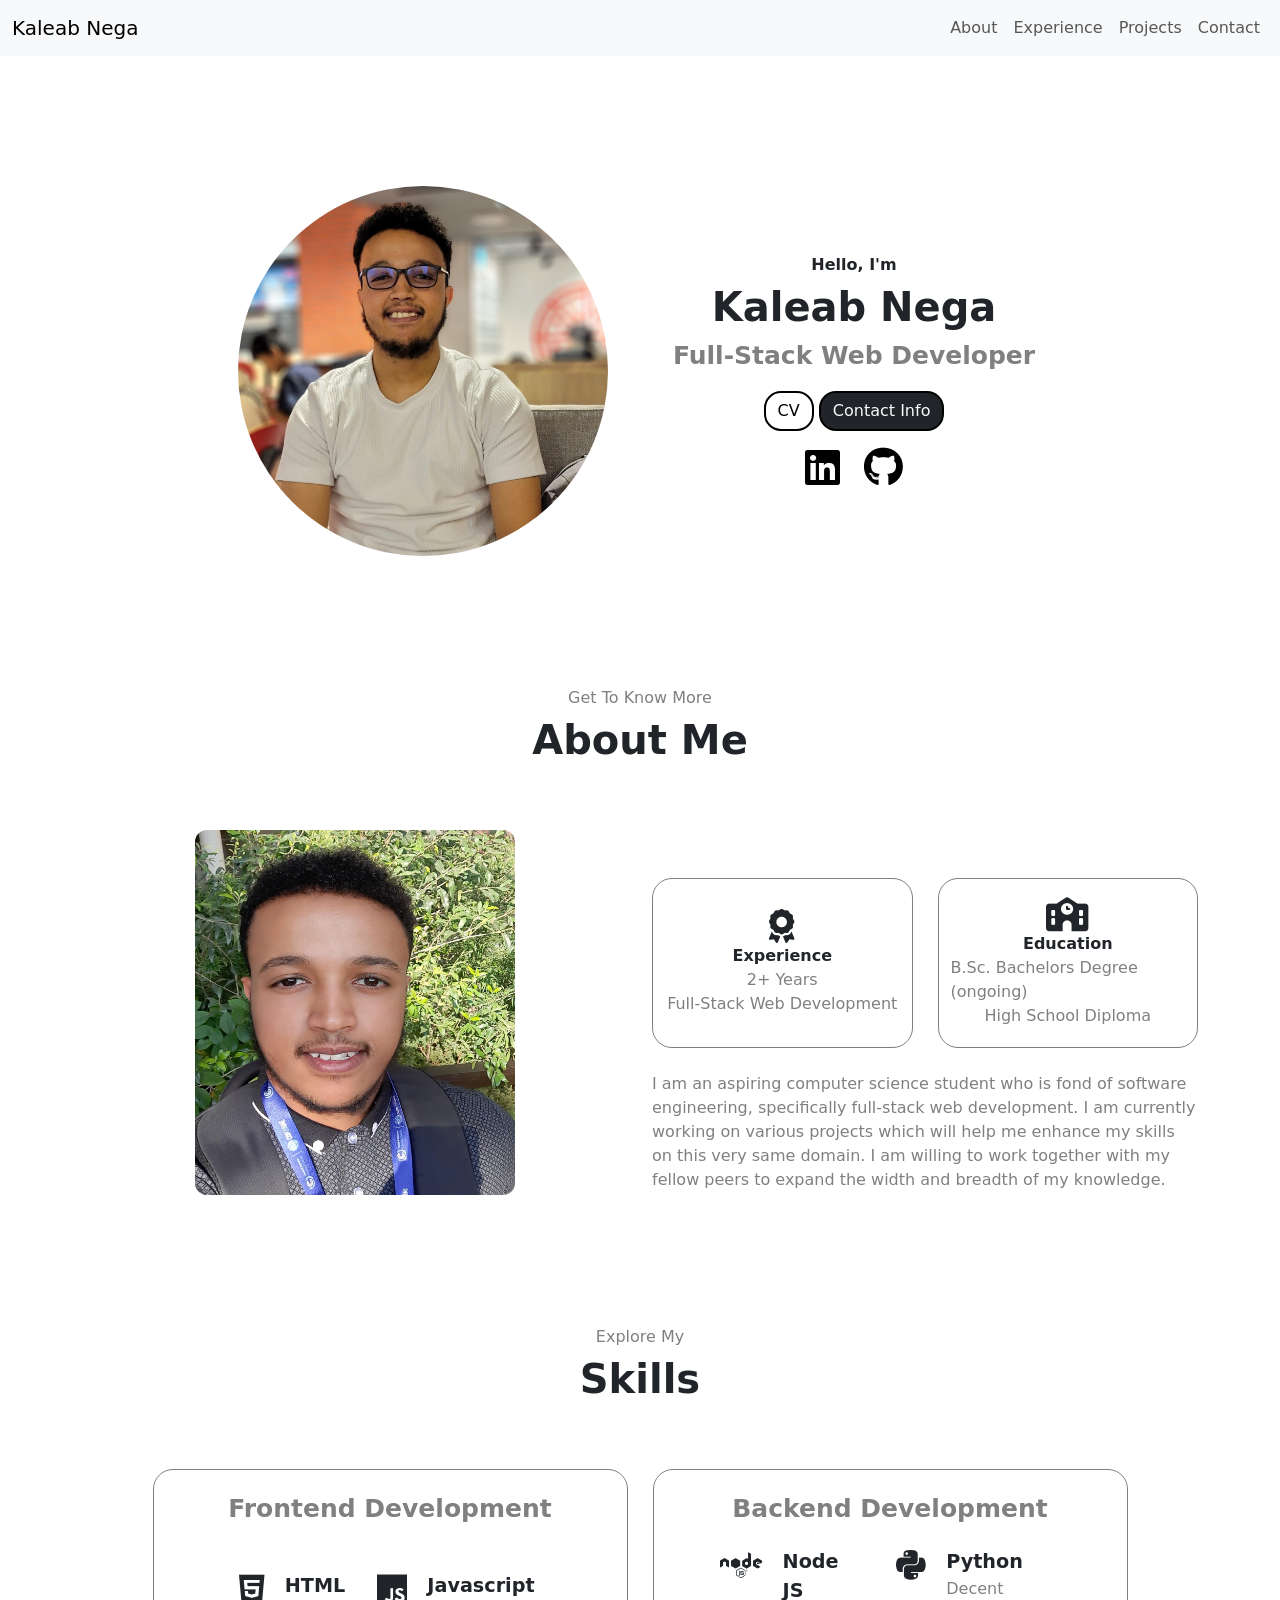
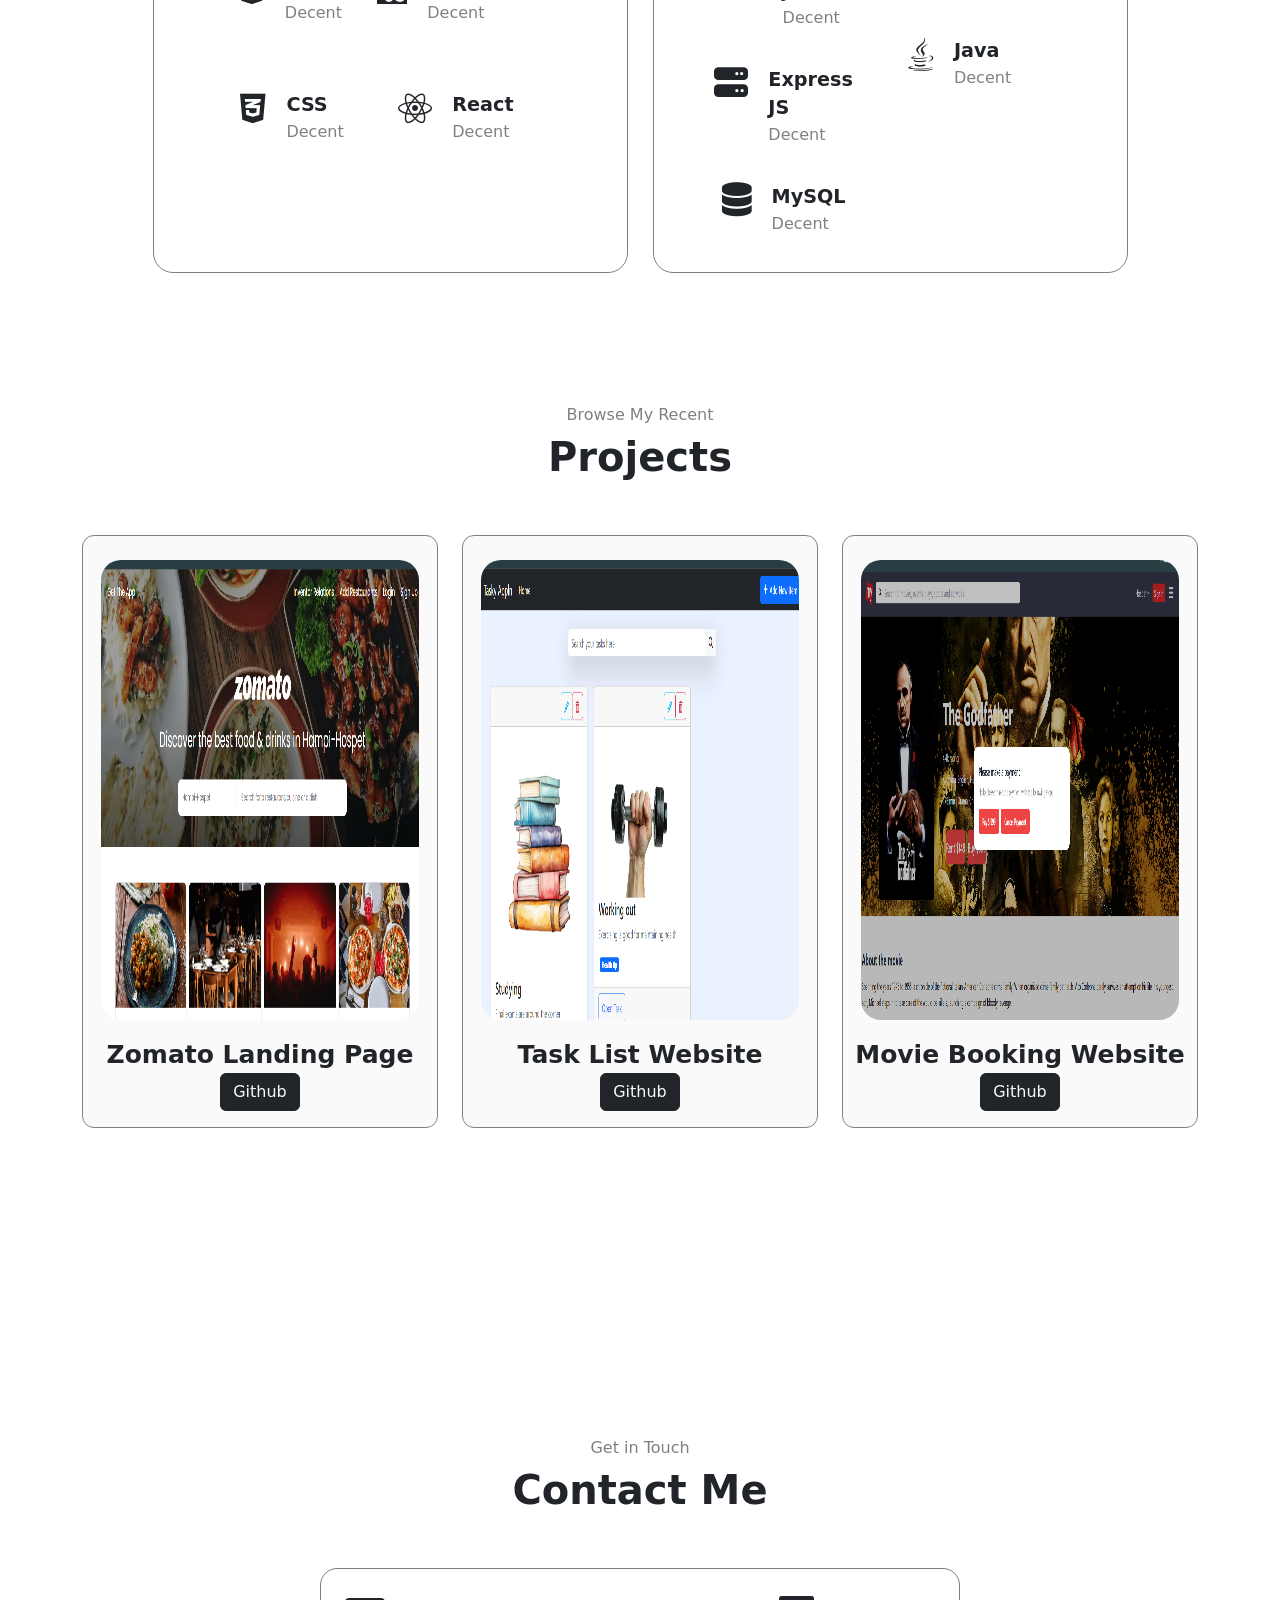
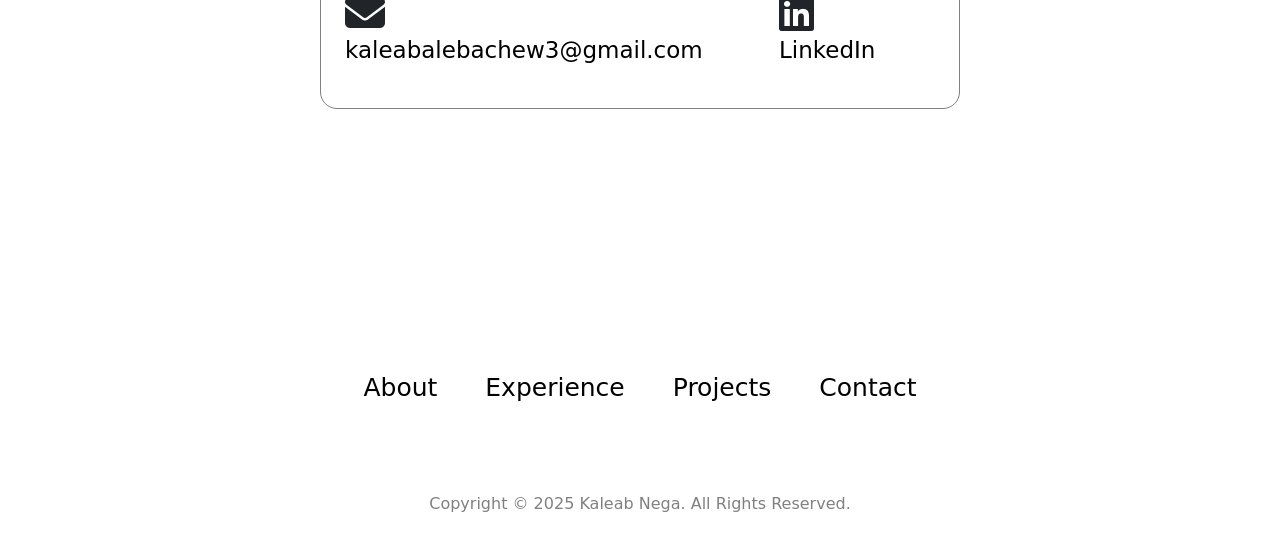
<file: index.html>
<!DOCTYPE html>
<html lang="en">

<head>
    <meta charset="UTF-8">
    <meta name="viewport" content="width=device-width, initial-scale=1.0">
    <title>Kaleab Nega's Portfolio</title>

    <link rel="icon" href="./assets/images/wesley-tingey-dKCKiC0BQtU-unsplash.jpg">

    <link rel="stylesheet" href="https://cdnjs.cloudflare.com/ajax/libs/font-awesome/6.7.2/css/all.min.css"
        integrity="sha512-Evv84Mr4kqVGRNSgIGL/F/aIDqQb7xQ2vcrdIwxfjThSH8CSR7PBEakCr51Ck+w+/U6swU2Im1vVX0SVk9ABhg=="
        crossorigin="anonymous" referrerpolicy="no-referrer" />

    <link href="https://cdn.jsdelivr.net/npm/bootstrap@5.3.3/dist/css/bootstrap.min.css" rel="stylesheet"
        integrity="sha384-QWTKZyjpPEjISv5WaRU9OFeRpok6YctnYmDr5pNlyT2bRjXh0JMhjY6hW+ALEwIH" crossorigin="anonymous" />

    <script defer src="https://cdn.jsdelivr.net/npm/bootstrap@5.3.3/dist/js/bootstrap.bundle.min.js"
        integrity="sha384-YvpcrYf0tY3lHB60NNkmXc5s9fDVZLESaAA55NDzOxhy9GkcIdslK1eN7N6jIeHz"
        crossorigin="anonymous"></script>

    <link rel="stylesheet" href="./assets/css/styles.css">
</head>

<body>

    <header>
        <nav class="navbar navbar-expand-lg bg-body-tertiary">
            <div class="container-fluid">
                <a class="navbar-brand me-auto" aria-disabled="true">Kaleab Nega</a>
                <button class="navbar-toggler" type="button" data-bs-toggle="collapse" data-bs-target="#navbarNav"
                    aria-controls="navbarNav" aria-expanded="false" aria-label="Toggle navigation">
                    <span class="navbar-toggler-icon"></span>
                </button>
                <div class="collapse navbar-collapse" id="navbarNav">
                    <ul class="navbar-nav d-flex ms-auto">
                        <li class="nav-item">
                            <a class="nav-link" aria-current="page" href="#about-me">About</a>
                        </li>
                        <li class="nav-item">
                            <a class="nav-link" href="#experience">Experience</a>
                        </li>
                        <li class="nav-item">
                            <a class="nav-link" href="#projects">Projects</a>
                        </li>
                        <li class="nav-item">
                            <a class="nav-link" href="#contact">Contact</a>
                        </li>
                    </ul>
                </div>
            </div>
        </nav>
    </header>

    <section class="hero-section container">
        <div class="d-flex justify-content-center gap-5 row">
            <div class="first-image-container col-12 col-lg-4 text-center"><img
                    src="./assets/images/edf921a0-28ea-443d-9b79-a9351199fb96.jpeg" alt="me with glasses"></div>
            <div class="personal-info d-flex flex-column align-items-center justify-content-center col-12 col-lg-4">
                <div><strong>Hello, I'm</strong></div>
                <div class="my-name">Kaleab Nega</div>
                <div class="my-profession mb-3">Full-Stack Web Developer</div>
                <div class="d-grid gap-2 d-md-block mb-3">
                    <button class="cv-button btn border-black border-2" type="button"><a
                            href="https://heyzine.com/flip-book/72af18282c.html"
                            class="link-body-emphasis link-offset-2 link-underline-opacity-0">CV</a></button>
                    <button class="contact-button btn btn-dark border-black border-2" type="button"><a href="#contact"
                            class="link-body-emphasis link-offset-2 link-underline-opacity-0 text-light">Contact
                            Info</a></button>
                </div>
                <div class="linkedin-github-container d-flex justify-content-center gap-4">
                    <button><a href="https://www.linkedin.com/in/kaleab-nega-a92743248/"
                            class="link-body-emphasis link-offset-2 link-underline-opacity-0"><i
                                class="fa-brands fa-linkedin"></i></a></button>
                    <button><a href="https://github.com/KaleabNega"
                            class="link-body-emphasis link-offset-2 link-underline-opacity-0"><i
                                class="fa-brands fa-github"></i></a></button>

                </div>
            </div>
        </div>
    </section>

    <section class="about-me-section container" id="about-me">
        <div class="d-flex flex-column align-items-center row">
            <div class="d-flex flex-column align-items-center col-12">
                <div style="color: grey;">Get To Know More</div>
                <div class="about-me-label font-weight-bolder">About Me</div>
            </div>
            <div class="d-flex justify-content-center col-12">
                <div class="row">
                    <div class="second-image-container col-12 col-lg-6 text-center">
                        <img src="./assets/images/WhatsApp Image 2025-02-01 at 12.29.45.jpeg"
                            alt="a photo of me holding a bag">
                    </div>

                    <div class="experience-education-container pt-5 col-12 col-lg-6">
                        <div class="experience-education-wrapper d-flex justify-content-center mb-4">
                            <div class="experience-container container-fluid">
                                <i class="fa-solid fa-award"></i>
                                <div class="experience-label">Experience</div>
                                <div class="two-years">2+ Years</div>
                                <div class="full-stack">Full-Stack Web Development</div>

                            </div>
                            <div class="education-container container-fluid">
                                <i class="fa-solid fa-school"></i>
                                <div class="education-label">Education</div>
                                <div class="bachelors">B.Sc. Bachelors Degree (ongoing)</div>
                                <div class="diploma">High School Diploma</div>
                            </div>
                        </div>

                        <div class="me-description">I am an aspiring computer science student who is fond of software
                            engineering, specifically full-stack web
                            development. I am currently working on various projects which will help me enhance my skills
                            on
                            this very same
                            domain. I am willing to work together with my fellow peers to expand the width and breadth
                            of my
                            knowledge.</div>
                    </div>
                </div>
            </div>
    </section>

    <section class="skills-section container" id="experience">
        <div class="row">
            <div class="d-flex flex-column align-items-center col-12">
                <div style="color: grey;">Explore My</div>
                <div class="skills-label font-weight-bolder">Skills</div>
            </div>

            <div class="programming-languages-wrapper d-flex justify-content-center col-12">

                <div class="frontend-backend-wrapper row d-flex">

                    <div class="frontend-container pt-4 col-5">
                        <div class="row">

                            <h6 class="frontend-label mb-5 col">Frontend Development</h6>

                            <div class="frontend-wrapper col-12">
                                <div class="row gap-lg-4">

                                    <div class="frontend-one col-12 col-lg-5 d-flex flex-column align-items-center">
                                        <div class="html-container">
                                            <i class="fa-brands fa-html5"></i>
                                            <div class="skill-description">
                                                <div class="html-label">HTML</div>
                                                <p>Decent</p>

                                            </div>

                                        </div>

                                        <div class="css-container">
                                            <i class="fa-brands fa-css3-alt"></i>
                                            <div class="skill-description">

                                                <div class="css-label">CSS</div>
                                                <p>Decent</p>

                                            </div>

                                        </div>
                                    </div>


                                    <div class="frontend-two col-12 col-lg-5 d-flex flex-column align-items-center ">
                                        <div class="javascript-container">
                                            <i class="fa-brands fa-js"></i>

                                            <div class="skill-description">
                                                <div class="javascript-label">Javascript</div>
                                                <p>Decent</p>

                                            </div>


                                        </div>

                                        <div class="react-container">
                                            <i class="fa-brands fa-react"></i>

                                            <div class="skill-description">
                                                <div class="react-label">React</div>
                                                <p>Decent</p>


                                            </div>
                                        </div>

                                    </div>
                                </div>

                            </div>
                        </div>


                    </div>

                    <div class="backend-container pt-4 col-5">
                        <div class="row">

                            <h6 class="backend-label mb-4 col">Backend Development</h6>

                            <div class="backend-wrapper col-12">
                                <div class="row gap-lg-4">

                                    <div class="backend-one col-12 col-lg-5 d-flex flex-column align-items-center ">
                                        <div class="node-js-container">
                                            <i class="fa-brands fa-node"></i>
                                            <div class="skill-description">

                                                <div class="node-js-label">Node JS</div>
                                                <p>Decent</p>

                                            </div>
                                        </div>

                                        <div class="express-js-container">
                                            <i class="fa-solid fa-server"></i>
                                            <div class="skill-description">

                                                <div class="express-js-label">Express JS</div>
                                                <p>Decent</p>

                                            </div>
                                        </div>

                                        <div class="my-sql-container">
                                            <i class="fa-solid fa-database"></i>
                                            <div class="skill-description">

                                                <div class="my-sql-label">MySQL</div>
                                                <p>Decent</p>

                                            </div>

                                        </div>
                                    </div>

                                    <div class="backend-two col-12 col-lg-5 d-flex flex-column align-items-center ">
                                        <div class="python-container">
                                            <i class="fa-brands fa-python"></i>
                                            <div class="skill-description">

                                                <div class="python-label">Python</div>
                                                <p>Decent</p>

                                            </div>

                                        </div>

                                        <div class="java-container">
                                            <i class="fa-brands fa-java"></i>
                                            <div class="skill-description">

                                                <div class="java-label">Java</div>
                                                <p>Decent</p>

                                            </div>
                                        </div>

                                    </div>
                                </div>
                            </div>
                        </div>
                    </div>


                </div>
            </div>

        </div>
    </section>


    <section class="projects-section container" id="projects">
        <div class="row">
            <div class="projects-header col-12 d-flex flex-column align-items-center mb-5">
                <div class="browse-label">Browse My Recent</div>
                <div class="projects-label">Projects</div>
            </div>
        </div>

        <div class="row ">
            <!-- <div class="col-12 ">
                <div class="projects-one-two-container row"> -->
            <div class=" col-12 col-sm-6 col-lg-4 ">
                <div class="project-one-container pt-4 mb-5">
                    <div class="project-one-image-container mb-3">
                        <img src="./assets/images/Zomato.png" alt="zomato landing page">
                    </div>
                    <div class="zomato-label">Zomato Landing Page</div>
                    <div class="zomato-github-container text-center mb-3">
                        <button class="btn btn-dark"><a href="https://github.com/kaleabnega/Zomato"
                                class="link-body-emphasis link-offset-2 link-underline-opacity-0 text-light">Github</a></button>
                    </div>
                </div>
            </div>

            <div class=" col-12 col-sm-6 col-lg-4 ">
                <div class="project-two-container pt-4 mb-5">
                    <div class="project-two-image-container mb-3">
                        <img src="./assets/images/TaskList.png" alt="task list website">
                    </div>
                    <div class="task-list-label">Task List Website</div>
                    <div class="task-list-github-container text-center mb-3">
                        <button class="btn btn-dark"><a href="https://github.com/kaleabnega/Task_List"
                                class="link-body-emphasis link-offset-2 link-underline-opacity-0 text-light">Github</a></button>
                    </div>
                </div>
            </div>
            <!-- </div>
            </div> -->


            <div class=" col-12 col-lg-4">
                <div class="project-three-container pt-4">
                    <div class="project-three-image-container mb-3">
                        <img src="./assets/images/MovieBooking.png" alt="movie booking website">
                    </div>
                    <div class="book-my-show-label">Movie Booking Website</div>
                    <div class="book-my-show-github-container text-center mb-3">
                        <button class="btn btn-dark"><a href="https://github.com/kaleabnega/MovieBooking"
                                class="link-body-emphasis link-offset-2 link-underline-opacity-0 text-light">Github</a></button>
                    </div>
                </div>
            </div>
        </div>


    </section>

    <section class="contact-me-section" id="contact">
        <div class="contact-me-wrapper">
            <div class="contact-me-header d-flex flex-column align-items-center mb-5">
                <div class="get-in-touch-label">Get in Touch</div>
                <div class="contact-me-label">Contact Me</div>
            </div>

            <div class="contact-info-container">
                <div class="d-flex justify-content-center">
                    <div class="contact-info-wrapper p-4 d-md-flex justify-content-center container w-50">
                        <div class="gmail-container mb-4 mb-md-0 d-flex row">
                            <i class="me-4 fa-sharp fa-solid fa-envelope col"></i>
                            <div class="col">
                                <p class="me-md-5"><a href="#" class="link-body-emphasis link-offset-2 link-underline-opacity-0
                                    link-underline-opacity-75-hover">kaleabalebachew3@gmail.com</a></p>
                            </div>
                        </div>
                        <div class="linkedin-container d-flex row">
                            <i class="me-4 fa-brands fa-linkedin col"></i>
                            <div class="col">
                                <p><a href="https://www.linkedin.com/in/kaleab-nega-a92743248/"
                                        class="link-body-emphasis link-offset-2 link-underline-opacity-0 link-underline-opacity-75-hover">LinkedIn</a>
                                </p>
                            </div>
                        </div>
                    </div>
                </div>
            </div>
        </div>



    </section>

    <footer>
        <div>
            <div class="footer-links d-flex flex-column flex-sm-row align-items-center justify-content-center gap-5">
                <p><a href="#about-me"
                        class="link-body-emphasis link-offset-2 link-underline-opacity-0 link-underline-opacity-75-hover">About</a>
                </p>
                <p><a href="#experience"
                        class="link-body-emphasis link-offset-2 link-underline-opacity-0 link-underline-opacity-75-hover">Experience</a>
                </p>
                <p><a href="#projects"
                        class="link-body-emphasis link-offset-2 link-underline-opacity-0 link-underline-opacity-75-hover">Projects</a>
                </p>
                <p><a href="#contact"
                        class="link-body-emphasis link-offset-2 link-underline-opacity-0 link-underline-opacity-75-hover">Contact</a>
                </p>

            </div>

            <div class="copyright-container">
                <div>Copyright &copy; 2025 Kaleab Nega. All Rights Reserved.</div>
            </div>

        </div>
    </footer>

</body>

</html>
</file>
<file: assets/css/styles.css>
*,
*::before,
*::after {
  box-sizing: border-box;
}

* {
  padding: 0;
  margin: 0;
}

header {
  margin-bottom: 130px;
}

.first-image-container img {
  width: 370px;
  border-radius: 50%;
}

.my-name {
  font-size: 40px;
  font-weight: bolder;
}

.my-profession {
  font-size: 25px;
  font-weight: bolder;
  color: grey;
}

.cv-button,
.contact-button {
  border-radius: 17px;
}

.cv-button:hover {
  background-color: grey;
}

.cv-button > a:hover {
  color: white;
}

.fa-linkedin,
.fa-github,
.fa-envelope {
  font-size: 40px;
}

.linkedin-github-container button {
  border: none;
  background-color: white;
}

.personal-info {
  width: 400px;
}

.hero-section {
  margin-bottom: 130px;
}

.about-me-label,
.skills-label {
  font-size: 40px;
  margin-bottom: 60px;
  font-weight: bolder;
}

.second-image-container img {
  width: 320px;
  height: 365px;
  border-radius: 12px;
}

.fa-award,
.fa-school {
  font-size: 34px;
}

.experience-container,
.education-container {
  /* min-width: 290px; */
  min-height: 170px;
  border: 1px solid grey;
  border-radius: 20px;
  display: flex;
  flex-direction: column;
  align-items: center;
  justify-content: center;
}

.experience-education-wrapper {
  gap: 25px;
}

.experience-label,
.education-label {
  font-weight: bold;
}

.me-description,
.two-years,
.full-stack,
.bachelors,
.diploma {
  color: grey;
}

.about-me-section {
  margin-bottom: 130px;
}

.programming-languages-wrapper .fa-brands,
.programming-languages-wrapper .fa-solid {
  font-size: 34px;
}

.frontend-container > div,
.backend-container > div {
  display: flex;
}

.frontend-container,
.backend-container {
  /* min-width: 270px; */
  min-height: 315px;
  border: 1px solid grey;
  border-radius: 20px;
}

.frontend-backend-wrapper {
  justify-content: center;
  gap: 25px;
}

.frontend-label,
.backend-label {
  color: grey;
  font-weight: bolder;
  font-size: 21px;
  text-align: center;
}

.frontend-wrapper,
.backend-wrapper {
  display: flex;
  justify-content: center;
  gap: 70px;
}

.frontend-one > div,
.frontend-two > div,
.backend-one > div,
.backend-two > div {
  display: flex;
}

.html-container,
.css-container,
.javascript-container {
  margin-bottom: 50px;
}

.skill-description {
  display: flex;
  flex-direction: column;
}

.html-container,
.css-container,
.javascript-container,
.react-container {
  display: flex;
  gap: 20px;
}

.node-js-container,
.python-container,
.express-js-container,
.my-sql-container {
  margin-bottom: 20px;
}

.node-js-container,
.python-container,
.express-js-container,
.java-container,
.my-sql-container {
  display: flex;
  gap: 20px;
}

.html-label,
.css-label,
.javascript-label,
.react-label,
.node-js-label,
.python-label,
.express-js-label,
.java-label,
.my-sql-label {
  font-size: larger;
  font-weight: bolder;
}

.skill-description p {
  color: grey;
}

.skills-section {
  margin-bottom: 130px;
}

.browse-label {
  color: grey;
}

.projects-label {
  font-size: 40px;
  font-weight: bolder;
}

.project-one-container,
.project-two-container,
.project-three-container {
  min-height: 500px;
  border: 1px solid grey;
  border-radius: 12px;
  background-color: #fafafa;
}

.project-one-image-container img,
.project-two-image-container img,
.project-three-image-container img {
  max-width: 100%;
  height: 460px;
  border-radius: 20px;
}

.project-one-image-container,
.project-two-image-container,
.project-three-image-container {
  width: 90%;
  margin: 0 auto;
}

.zomato-label,
.task-list-label,
.book-my-show-label {
  font-size: 20px;
  font-weight: bolder;
  text-align: center;
}

.projects-section {
  margin-bottom: 260px;
}

.get-in-touch-label {
  color: grey;
}

.contact-me-label {
  font-size: 40px;
  font-weight: bolder;
}

.contact-info-wrapper {
  border: 1px solid grey;
  border-radius: 17px;
}

.gmail-container a,
.linkedin-container a {
  font-size: 23px;
  overflow-wrap: break-word;
}

.contact-me-section {
  margin-bottom: 260px;
}

.footer-links {
  font-size: 25px;
  margin-bottom: 70px;
}

.copyright-container div {
  color: grey;
  text-align: center;
  margin-bottom: 35px;
}

@media (min-width: 576px) {
  .frontend-label,
  .backend-label {
    font-size: 25px;
  }
}

@media (min-width: 768px) {
  .zomato-label,
  .task-list-label,
  .book-my-show-label {
    font-size: 25px;
  }
}

@media (min-width: 992px) {
  .project-one-container,
  .project-two-container {
    /* width: auto;
    height: auto; */
  }
}
</file>
